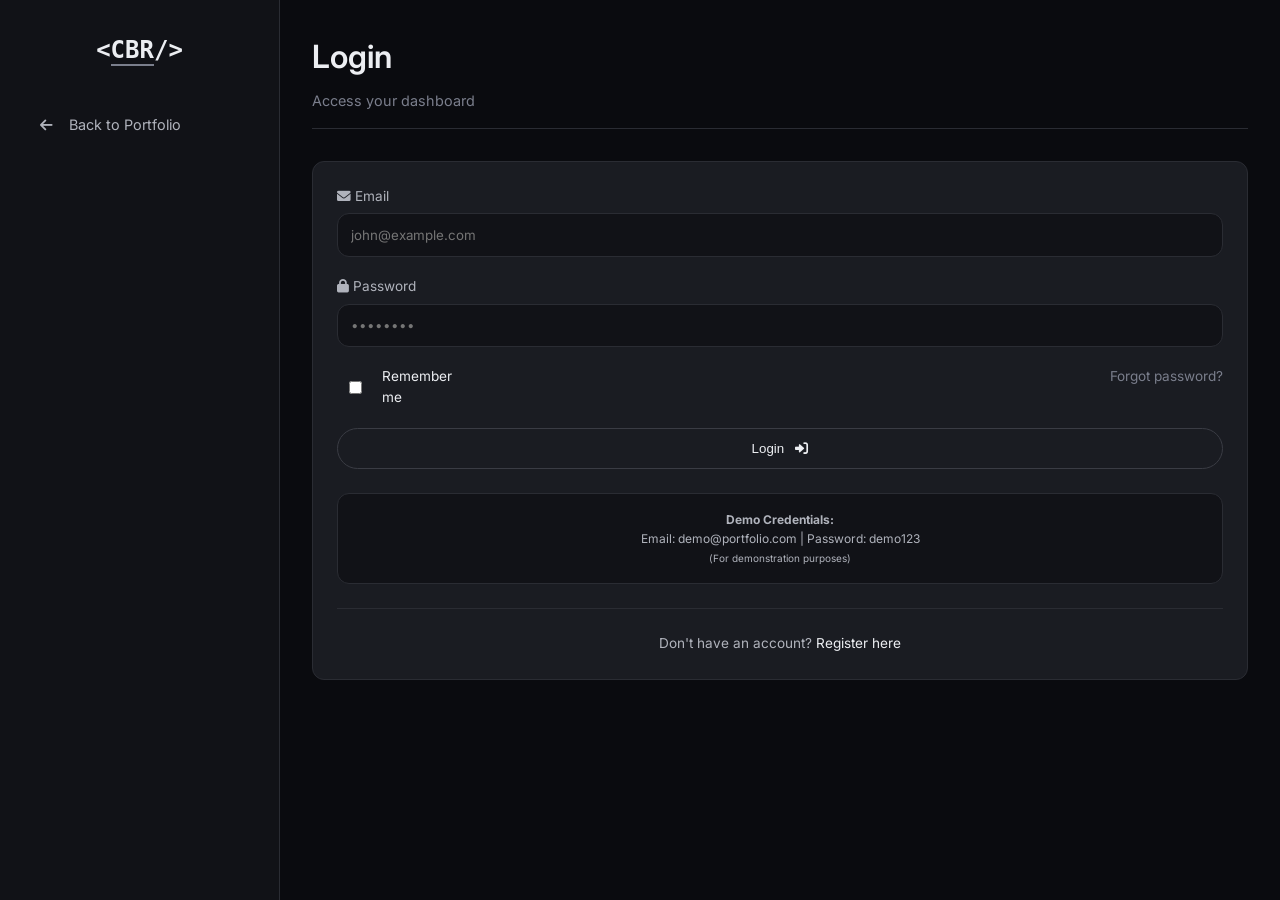
<file: login.html>
<!DOCTYPE html>
<html lang="en">
<head>
    <meta charset="UTF-8">
    <meta name="viewport" content="width=device-width, initial-scale=1.0">
    <title>Login | John Rey Santos Portfolio</title>
    <link rel="stylesheet" href="css/style.css">
    <link href="https://fonts.googleapis.com/css2?family=Inter:wght@300;400;500;600;700;800&display=swap" rel="stylesheet">
    <link rel="stylesheet" href="https://cdnjs.cloudflare.com/ajax/libs/font-awesome/6.0.0-beta3/css/all.min.css">
</head>
<body>
    <div class="dashboard">
        <aside class="dashboard-sidebar">
            <div class="logo"><a href="index.html"><span class="logo-bracket">&lt;</span><span class="logo-text">CBR</span><span class="logo-bracket">/&gt;</span></a></div>
            <nav>
                <ul class="dashboard-nav">
                    <li><a href="index.html"><i class="fas fa-arrow-left"></i> Back to Portfolio</a></li>
                </ul>
            </nav>
        </aside>
        <main class="dashboard-main">
            <div class="dashboard-content">
                <div class="dashboard-header">
                    <h1 class="dashboard-title">Login</h1>
                    <p class="dashboard-subtitle">Access your dashboard</p>
                </div>
                <div class="dashboard-card">
                    <form id="loginForm">
                        <div class="form-group">
                            <label><i class="fas fa-envelope"></i> Email</label>
                            <input type="email" id="loginEmail" placeholder="john@example.com" required>
                            <span class="error-message" id="loginEmailError"></span>
                        </div>
                        
                        <div class="form-group">
                            <label><i class="fas fa-lock"></i> Password</label>
                            <input type="password" id="loginPassword" placeholder="••••••••" required>
                            <span class="error-message" id="loginPasswordError"></span>
                        </div>
                        
                        <div class="form-options">
                            <label class="checkbox">
                                <input type="checkbox" id="rememberMe"> Remember me
                            </label>
                            <a href="#" class="forgot-password">Forgot password?</a>
                        </div>
                        
                        <div id="loginFeedback" class="form-feedback"></div>
                        
                        <button type="submit" class="btn-primary btn-block">Login <i class="fas fa-sign-in-alt"></i></button>
                    </form>
                    
                    <div class="demo-credentials">
                        <p><strong>Demo Credentials:</strong></p>
                        <p>Email: demo@portfolio.com | Password: demo123</p>
                        <p><small>(For demonstration purposes)</small></p>
                    </div>
                    
                    <div class="auth-footer">
                        <p>Don't have an account? <a href="register.html">Register here</a></p>
                    </div>
                </div>
            </div>
        </main>
    </div>
    
    <script src="js/auth.js"></script>
</body>
</html>
</file>
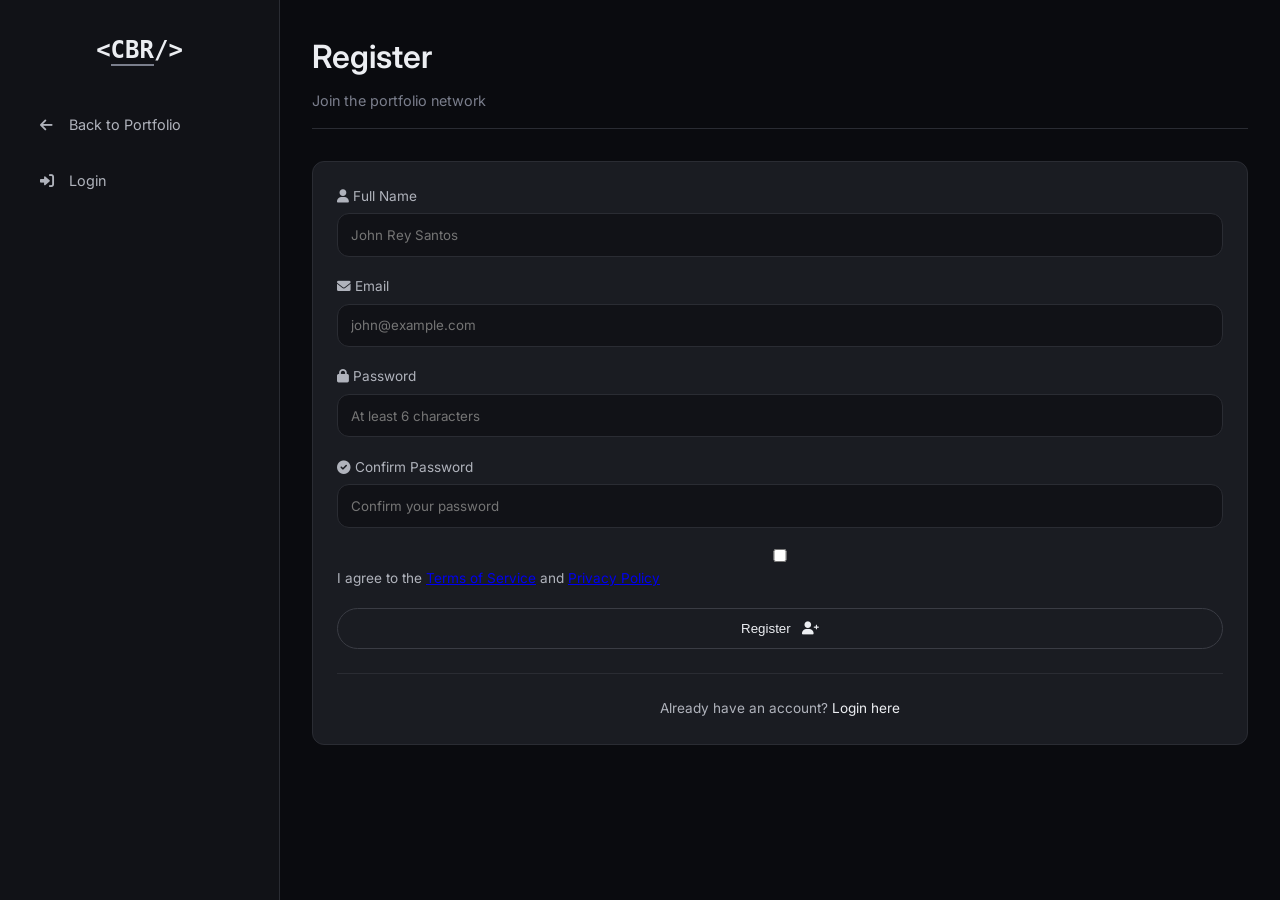
<file: register.html>
<!DOCTYPE html>
<html lang="en">
<head>
    <meta charset="UTF-8">
    <meta name="viewport" content="width=device-width, initial-scale=1.0">
    <title>Register | John Rey Santos Portfolio</title>
    <link rel="stylesheet" href="css/style.css">
    <link href="https://fonts.googleapis.com/css2?family=Inter:wght@300;400;500;600;700;800&display=swap" rel="stylesheet">
    <link rel="stylesheet" href="https://cdnjs.cloudflare.com/ajax/libs/font-awesome/6.0.0-beta3/css/all.min.css">
</head>
<body>
    <div class="dashboard">
        <aside class="dashboard-sidebar">
            <div class="logo"><a href="index.html"><span class="logo-bracket">&lt;</span><span class="logo-text">CBR</span><span class="logo-bracket">/&gt;</span></a></div>
            <nav>
                <ul class="dashboard-nav">
                    <li><a href="index.html"><i class="fas fa-arrow-left"></i> Back to Portfolio</a></li>
                    <li><a href="login.html"><i class="fas fa-sign-in-alt"></i> Login</a></li>
                </ul>
            </nav>
        </aside>
        <main class="dashboard-main">
            <div class="dashboard-content">
                <div class="dashboard-header">
                    <h1 class="dashboard-title">Register</h1>
                    <p class="dashboard-subtitle">Join the portfolio network</p>
                </div>
                <div class="dashboard-card">
                    <form id="registerForm">
                        <div class="form-group">
                            <label><i class="fas fa-user"></i> Full Name</label>
                            <input type="text" id="regName" placeholder="John Rey Santos" required>
                            <span class="error-message" id="regNameError"></span>
                        </div>
                        
                        <div class="form-group">
                            <label><i class="fas fa-envelope"></i> Email</label>
                            <input type="email" id="regEmail" placeholder="john@example.com" required>
                            <span class="error-message" id="regEmailError"></span>
                        </div>
                        
                        <div class="form-group">
                            <label><i class="fas fa-lock"></i> Password</label>
                            <input type="password" id="regPassword" placeholder="At least 6 characters" required>
                            <span class="error-message" id="regPasswordError"></span>
                        </div>
                        
                        <div class="form-group">
                            <label><i class="fas fa-check-circle"></i> Confirm Password</label>
                            <input type="password" id="regConfirmPassword" placeholder="Confirm your password" required>
                            <span class="error-message" id="regConfirmError"></span>
                        </div>
                        
                        <div class="form-group">
                            <label class="checkbox">
                                <input type="checkbox" id="termsCheckbox" required>
                                I agree to the <a href="#">Terms of Service</a> and <a href="#">Privacy Policy</a>
                            </label>
                        </div>
                        
                        <div id="registerFeedback" class="form-feedback"></div>
                        
                        <button type="submit" class="btn-primary btn-block">Register <i class="fas fa-user-plus"></i></button>
                    </form>
                    
                    <div class="auth-footer">
                        <p>Already have an account? <a href="login.html">Login here</a></p>
                    </div>
                </div>
            </div>
        </main>
    </div>
    
    <script src="js/auth.js"></script>
</body>
</html>
</file>
<file: css/style.css>
/* ========== MONOCHROME MASTER — PROFESSIONAL PROGRAMMER AESTHETIC ========== */
* {
    margin: 0;
    padding: 0;
    box-sizing: border-box;
}

:root {
    --bg-deep: #0a0b0f;
    --bg-surface: #111217;
    --bg-elevated: #1a1c22;
    --border-subtle: #2a2c33;
    --border-med: #3a3c44;
    --text-primary: #eceef2;
    --text-secondary: #b0b3bc;
    --text-muted: #7a7e8c;
    --accent-solid: #e0e2e9;
    --error: #f28b82;
    --success: #b9f6ca;
}

body {
    background: var(--bg-deep);
    color: var(--text-primary);
    font-family: 'Inter', system-ui, sans-serif;
    line-height: 1.55;
    scroll-behavior: smooth;
}

code, pre, .mono, .typed-text, .code-window, .stat-number, .skill-percent, .footer-quote {
    font-family: 'JetBrains Mono', 'Fira Code', monospace;
}

.container {
    max-width: 1300px;
    margin: 0 auto;
    padding: 0 2rem;
}

/* Navigation */
.navbar {
    position: fixed;
    top: 0;
    width: 100%;
    z-index: 1000;
    padding: 1.2rem 0;
    background: rgba(10, 11, 15, 0.92);
    backdrop-filter: blur(12px);
    border-bottom: 1px solid var(--border-subtle);
}
.navbar .container {
    display: flex;
    justify-content: space-between;
    align-items: center;
}
.logo a {
    text-decoration: none;
    font-size: 1.7rem;
    font-weight: 600;
    font-family: 'JetBrains Mono', monospace;
}
.logo-bracket { color: var(--text-primary); }
.logo-text { color: var(--text-primary); border-bottom: 2px solid var(--text-muted);}
.nav-links {
    display: flex;
    gap: 2.25rem;
    list-style: none;
    align-items: center;
}
.nav-link {
    text-decoration: none;
    color: var(--text-secondary);
    font-weight: 500;
    font-size: 0.95rem;
    transition: color 0.2s;
}
.nav-link:hover { color: var(--text-primary); }
.btn-login-nav {
    background: var(--bg-elevated);
    border: 1px solid var(--border-med);
    padding: 0.45rem 1.2rem;
    border-radius: 32px;
    text-decoration: none;
    color: var(--text-primary);
    font-weight: 500;
    transition: all 0.2s;
}
.btn-login-nav:hover {
    background: var(--border-med);
    border-color: var(--text-muted);
}
.hamburger {
    display: none;
    flex-direction: column;
    gap: 5px;
    cursor: pointer;
}
.hamburger span {
    width: 25px;
    height: 2px;
    background: var(--text-primary);
    transition: 0.2s;
}

/* Buttons */
.btn-primary {
    display: inline-flex;
    align-items: center;
    gap: 0.7rem;
    background: var(--bg-elevated);
    border: 1px solid var(--border-med);
    padding: 0.75rem 1.8rem;
    border-radius: 40px;
    text-decoration: none;
    color: var(--text-primary);
    font-weight: 500;
    transition: all 0.2s;
    cursor: pointer;
}
.btn-primary:hover {
    background: var(--border-subtle);
    border-color: var(--text-muted);
    transform: translateY(-2px);
}
.btn-outline {
    display: inline-flex;
    align-items: center;
    gap: 0.7rem;
    background: transparent;
    border: 1px solid var(--border-med);
    padding: 0.75rem 1.8rem;
    border-radius: 40px;
    text-decoration: none;
    color: var(--text-secondary);
    font-weight: 500;
    transition: 0.2s;
}
.btn-outline:hover {
    border-color: var(--text-primary);
    color: var(--text-primary);
}
.btn-block {
    width: 100%;
    justify-content: center;
}
.btn-full {
    width: 100%;
    justify-content: center;
}

/* Section Headers */
.section-header {
    text-align: center;
    margin-bottom: 3rem;
}
.section-tag {
    font-size: 0.8rem;
    letter-spacing: 2px;
    text-transform: uppercase;
    color: var(--text-muted);
    font-family: monospace;
    background: var(--bg-elevated);
    display: inline-block;
    padding: 0.2rem 1rem;
    border-radius: 30px;
}
.section-title {
    font-size: 2.5rem;
    font-weight: 600;
    letter-spacing: -1px;
    margin-top: 1rem;
}
.accent {
    color: var(--text-primary);
    border-bottom: 2px solid var(--text-muted);
}

/* Hero */
.hero {
    min-height: 100vh;
    display: flex;
    align-items: center;
    padding: 7rem 0 4rem;
}
.hero-content {
    display: grid;
    grid-template-columns: 1fr 1fr;
    gap: 3rem;
    align-items: center;
}
.hero-text h1 {
    font-size: 3.7rem;
    font-weight: 700;
    line-height: 1.2;
    letter-spacing: -2px;
}
.hero-badge {
    display: inline-flex;
    align-items: center;
    gap: 0.5rem;
    background: var(--bg-elevated);
    padding: 0.3rem 1rem;
    border-radius: 40px;
    font-size: 0.8rem;
    margin-bottom: 1.5rem;
    border: 1px solid var(--border-subtle);
}
.badge-pulse {
    width: 8px;
    height: 8px;
    background: #9ca3af;
    border-radius: 50%;
    animation: pulse 1.5s infinite;
}
@keyframes pulse {
    0% { opacity: 0.4; transform: scale(0.8);}
    100% { opacity: 1; transform: scale(1.2);}
}
.typed-wrapper {
    font-family: 'JetBrains Mono', monospace;
    font-size: 1.3rem;
    margin: 1rem 0 1rem 0;
    background: #0e0f14;
    display: inline-block;
    padding: 0.3rem 1rem;
    border-left: 4px solid var(--text-muted);
}
.hero-description {
    color: var(--text-secondary);
    max-width: 500px;
    margin: 1.5rem 0 2rem;
}
.stats-grid {
    display: grid;
    grid-template-columns: repeat(4, 1fr);
    gap: 1.5rem;
    margin-top: 2.5rem;
}
.stat-number {
    font-size: 2rem;
    font-weight: 600;
    color: var(--text-primary);
}
.stat-label {
    font-size: 0.75rem;
    color: var(--text-muted);
}

/* Hero Image */
.hero-image {
    width: 100%;
    max-width: 400px;
    height: 400px;
    object-fit: cover;
    border-radius: 16px;
    border: 1px solid var(--border-subtle);
    background: var(--bg-surface);
}

/* Code Window */
.code-window {
    background: #0e0f14;
    border: 1px solid var(--border-subtle);
    border-radius: 14px;
    overflow: hidden;
}
.code-header {
    background: var(--bg-surface);
    padding: 0.8rem 1rem;
    display: flex;
    gap: 0.8rem;
    border-bottom: 1px solid var(--border-subtle);
}
.code-dots span {
    width: 12px;
    height: 12px;
    border-radius: 50%;
    background: #3a3c44;
    display: inline-block;
    margin-right: 6px;
}
.code-title {
    font-size: 0.8rem;
    color: var(--text-muted);
}
.code-body pre {
    padding: 1.5rem;
    font-size: 0.8rem;
    line-height: 1.6;
    color: var(--text-secondary);
}
.code-keyword { color: #e2e8f0; font-weight: 500; }
.code-string { color: #cbd5e6; }

/* About */
.about, .skills, .projects, .contact {
    padding: 5rem 0;
    border-top: 1px solid var(--border-subtle);
}
.about-content {
    display: grid;
    grid-template-columns: 1fr 1fr;
    gap: 3rem;
}
.lead {
    font-size: 1.4rem;
    font-weight: 500;
    margin-bottom: 1.2rem;
}
.info-card {
    background: var(--bg-elevated);
    border: 1px solid var(--border-subtle);
    border-radius: 16px;
    padding: 1rem;
    display: flex;
    gap: 1rem;
    margin-bottom: 1rem;
}
.experience-card {
    background: var(--bg-elevated);
    border: 1px solid var(--border-med);
    border-radius: 24px;
    padding: 2rem;
    text-align: center;
    margin-bottom: 2rem;
}
.exp-number {
    font-size: 3rem;
    font-weight: 700;
}
.stat-bar {
    margin-bottom: 1.2rem;
}
.bar {
    background: var(--bg-surface);
    height: 6px;
    border-radius: 6px;
    margin-top: 6px;
}
.fill {
    background: var(--text-primary);
    width: 0%;
    height: 6px;
    border-radius: 6px;
}

/* Skills */
.skills-container {
    display: grid;
    grid-template-columns: repeat(auto-fill, minmax(280px, 1fr));
    gap: 1.5rem;
}
.skill-card {
    background: var(--bg-elevated);
    border: 1px solid var(--border-subtle);
    border-radius: 20px;
    padding: 1.5rem;
    transition: all 0.2s;
}
.skill-card:hover {
    border-color: var(--border-med);
    transform: translateY(-4px);
}
.skill-icon {
    font-size: 2rem;
    margin-bottom: 1rem;
    color: var(--text-muted);
}
.skill-name {
    font-weight: 600;
    margin-bottom: 1rem;
}
.skill-level {
    background: var(--bg-surface);
    height: 6px;
    border-radius: 6px;
    margin: 0.8rem 0 0.4rem;
}
.skill-progress {
    background: var(--text-primary);
    width: 0%;
    height: 6px;
    border-radius: 6px;
    transition: width 0.8s ease;
}
.skill-percent {
    font-size: 0.75rem;
    color: var(--text-muted);
    text-align: right;
}

/* Projects */
.projects-filter {
    display: flex;
    justify-content: center;
    gap: 0.8rem;
    margin-bottom: 3rem;
    flex-wrap: wrap;
}
.filter-btn {
    background: transparent;
    border: 1px solid var(--border-subtle);
    padding: 0.5rem 1.2rem;
    border-radius: 30px;
    color: var(--text-secondary);
    font-family: monospace;
    cursor: pointer;
    transition: 0.2s;
}
.filter-btn.active, .filter-btn:hover {
    background: var(--bg-elevated);
    border-color: var(--text-muted);
    color: var(--text-primary);
}
.projects-grid {
    display: grid;
    grid-template-columns: repeat(auto-fill, minmax(320px, 1fr));
    gap: 2rem;
}
.project-card {
    background: var(--bg-elevated);
    border: 1px solid var(--border-subtle);
    border-radius: 20px;
    overflow: hidden;
    cursor: pointer;
    transition: 0.2s;
}
.project-card:hover {
    border-color: var(--border-med);
    transform: translateY(-6px);
}
.project-img {
    width: 100%;
    height: 180px;
    object-fit: cover;
    background: #0e0f14;
    filter: grayscale(0.2);
}
.project-info {
    padding: 1.5rem;
}
.project-category {
    font-size: 0.7rem;
    text-transform: uppercase;
    color: var(--text-muted);
    letter-spacing: 1px;
}
.project-title {
    font-size: 1.3rem;
    margin: 0.4rem 0 0.8rem;
}
.project-tech small {
    background: var(--bg-surface);
    padding: 0.2rem 0.6rem;
    border-radius: 20px;
    font-size: 0.7rem;
    margin-right: 6px;
    display: inline-block;
    margin-bottom: 4px;
}

/* Modal */
.modal {
    display: none;
    position: fixed;
    inset: 0;
    background: rgba(0,0,0,0.9);
    backdrop-filter: blur(8px);
    z-index: 2000;
    align-items: center;
    justify-content: center;
}
.modal-content {
    background: var(--bg-deep);
    border: 1px solid var(--border-med);
    border-radius: 24px;
    max-width: 550px;
    width: 90%;
    padding: 1.8rem;
}
.modal-close {
    float: right;
    background: transparent;
    border: none;
    font-size: 1.8rem;
    color: var(--text-muted);
    cursor: pointer;
}

/* Contact */
.contact-wrapper {
    display: grid;
    grid-template-columns: 1fr 1.2fr;
    gap: 3rem;
}
.input-group {
    margin-bottom: 1.2rem;
}
input, select, textarea {
    width: 100%;
    background: var(--bg-surface);
    border: 1px solid var(--border-subtle);
    padding: 0.8rem 1rem;
    border-radius: 12px;
    color: var(--text-primary);
    font-family: inherit;
}
input:focus, select:focus, textarea:focus {
    outline: none;
    border-color: var(--text-muted);
}
.error-msg {
    font-size: 0.7rem;
    color: var(--error);
    display: block;
    margin-top: 4px;
}
.form-feedback {
    margin: 1rem 0;
    font-size: 0.85rem;
    padding: 0.75rem;
    border-radius: 10px;
    display: none;
}
.form-feedback.success {
    background: rgba(185, 246, 202, 0.1);
    border: 1px solid var(--success);
    color: var(--success);
    display: block;
}
.form-feedback.error {
    background: rgba(242, 139, 130, 0.1);
    border: 1px solid var(--error);
    color: var(--error);
    display: block;
}
.social-profiles {
    display: flex;
    gap: 1rem;
    margin-top: 1.5rem;
}
.social-profiles a {
    width: 40px;
    height: 40px;
    background: var(--bg-elevated);
    border-radius: 50%;
    display: flex;
    align-items: center;
    justify-content: center;
    color: var(--text-secondary);
    text-decoration: none;
    transition: 0.2s;
    border: 1px solid var(--border-subtle);
}
.social-profiles a:hover {
    background: var(--border-med);
    color: var(--text-primary);
}
.contact-details div {
    margin-bottom: 0.8rem;
    display: flex;
    align-items: center;
    gap: 0.8rem;
    color: var(--text-secondary);
}

/* Footer */
footer {
    border-top: 1px solid var(--border-subtle);
    padding: 2rem 0;
    text-align: center;
    color: var(--text-muted);
}
.footer-quote {
    margin: 1rem 0;
}
.footer-bottom {
    display: flex;
    justify-content: space-between;
    font-size: 0.8rem;
    margin-top: 1rem;
}

/* Auth Pages */
.auth-page {
    background: linear-gradient(135deg, #0a0b0f, #111217);
    min-height: 100vh;
    display: flex;
    align-items: center;
    justify-content: center;
}
.auth-container {
    width: 100%;
    max-width: 460px;
    padding: 20px;
}
.auth-card {
    background: var(--bg-elevated);
    backdrop-filter: blur(20px);
    border-radius: 24px;
    padding: 2.5rem;
    border: 1px solid var(--border-subtle);
}

/* Dashboard Layout */
.dashboard {
    display: flex;
    min-height: 100vh;
    background: var(--bg-deep);
}
.dashboard-sidebar {
    width: 280px;
    background: var(--bg-surface);
    border-right: 1px solid var(--border-subtle);
    padding: 2rem 1.5rem;
    position: fixed;
    height: 100vh;
    overflow-y: auto;
}
.dashboard-sidebar .logo {
    margin-bottom: 2rem;
    text-align: center;
}
.dashboard-sidebar .logo a {
    text-decoration: none;
    font-size: 1.5rem;
    font-weight: 600;
    font-family: 'JetBrains Mono', monospace;
}
.dashboard-nav {
    list-style: none;
}
.dashboard-nav li {
    margin-bottom: 0.5rem;
}
.dashboard-nav a {
    display: flex;
    align-items: center;
    gap: 0.8rem;
    padding: 0.8rem 1rem;
    color: var(--text-secondary);
    text-decoration: none;
    border-radius: 8px;
    transition: all 0.2s;
    font-size: 0.9rem;
}
.dashboard-nav a:hover, .dashboard-nav a.active {
    background: var(--bg-elevated);
    color: var(--text-primary);
    border: 1px solid var(--border-med);
}
.dashboard-nav i {
    width: 16px;
}
.dashboard-main {
    flex: 1;
    margin-left: 280px;
    padding: 2rem;
}
.dashboard-content {
    max-width: 1200px;
    margin: 0 auto;
}
.dashboard-header {
    margin-bottom: 2rem;
    padding-bottom: 1rem;
    border-bottom: 1px solid var(--border-subtle);
}
.dashboard-title {
    font-size: 2rem;
    font-weight: 600;
    margin-bottom: 0.5rem;
}
.dashboard-subtitle {
    color: var(--text-muted);
    font-size: 0.9rem;
}
.dashboard-grid {
    display: grid;
    grid-template-columns: repeat(auto-fit, minmax(300px, 1fr));
    gap: 1.5rem;
}
.dashboard-card {
    background: var(--bg-elevated);
    border: 1px solid var(--border-subtle);
    border-radius: 12px;
    padding: 1.5rem;
    transition: all 0.2s;
}
.dashboard-card:hover {
    border-color: var(--border-med);
    transform: translateY(-2px);
}
.dashboard-card h3 {
    font-size: 1.2rem;
    margin-bottom: 1rem;
    color: var(--text-primary);
}
.dashboard-card p {
    color: var(--text-secondary);
    line-height: 1.6;
}
.auth-header {
    text-align: center;
    margin-bottom: 2rem;
}
.auth-header h2 {
    font-size: 1.8rem;
    margin-bottom: 0.5rem;
}
.back-home {
    display: inline-block;
    color: var(--text-muted);
    text-decoration: none;
    margin-bottom: 1.5rem;
    font-size: 0.85rem;
}
.form-group {
    margin-bottom: 1.2rem;
}
.form-group label {
    display: block;
    margin-bottom: 0.4rem;
    font-size: 0.85rem;
    color: var(--text-secondary);
}
.form-group input {
    width: 100%;
    padding: 0.8rem;
    background: var(--bg-surface);
    border: 1px solid var(--border-subtle);
    border-radius: 12px;
    color: var(--text-primary);
}
.error-message {
    font-size: 0.7rem;
    color: var(--error);
    display: block;
    margin-top: 4px;
}
.form-options {
    display: flex;
    justify-content: space-between;
    margin: 1.2rem 0;
    font-size: 0.85rem;
}
.checkbox {
    display: flex;
    align-items: center;
    gap: 0.5rem;
    cursor: pointer;
}
.forgot-password {
    color: var(--text-muted);
    text-decoration: none;
}
.demo-credentials {
    margin-top: 1.5rem;
    padding: 1rem;
    background: var(--bg-surface);
    border-radius: 12px;
    text-align: center;
    font-size: 0.75rem;
    border: 1px solid var(--border-subtle);
}
.auth-footer {
    text-align: center;
    margin-top: 1.5rem;
    padding-top: 1.5rem;
    border-top: 1px solid var(--border-subtle);
    font-size: 0.85rem;
}
.auth-footer a {
    color: var(--text-primary);
    text-decoration: none;
}

/* Loading */
.loading-spinner {
    text-align: center;
    padding: 2rem;
}
.spinner {
    width: 32px;
    height: 32px;
    border: 2px solid var(--border-med);
    border-top-color: var(--text-primary);
    border-radius: 50%;
    animation: spin 0.8s linear infinite;
    margin: 0 auto;
}
@keyframes spin { to { transform: rotate(360deg); } }

/* User Menu */
.user-menu {
    display: flex;
    align-items: center;
    gap: 0.8rem;
    font-size: 0.9rem;
}

/* Responsive */
@media (max-width: 900px) {
    .hero-content, .about-content, .contact-wrapper {
        grid-template-columns: 1fr;
    }
    .nav-links {
        position: fixed;
        top: 70px;
        left: -100%;
        width: 100%;
        background: var(--bg-deep);
        flex-direction: column;
        padding: 2rem;
        transition: 0.2s;
        border-bottom: 1px solid var(--border-subtle);
    }
    .nav-links.active {
        left: 0;
    }
    .hamburger {
        display: flex;
    }
    .stats-grid {
        grid-template-columns: repeat(2,1fr);
    }
    .hero-text h1 {
        font-size: 2.5rem;
    }
    .section-title {
        font-size: 1.8rem;
    }
    .footer-bottom {
        flex-direction: column;
        gap: 0.5rem;
    }
    .dashboard-sidebar {
        width: 250px;
    }
    .dashboard-main {
        margin-left: 250px;
    }
}

@media (max-width: 768px) {
    .dashboard-sidebar {
        position: relative;
        width: 100%;
        height: auto;
        border-right: none;
        border-bottom: 1px solid var(--border-subtle);
    }
    .dashboard-main {
        margin-left: 0;
    }
    .dashboard-nav {
        display: flex;
        flex-wrap: wrap;
        gap: 0.5rem;
    }
    .dashboard-nav li {
        margin-bottom: 0;
    }
    .dashboard-nav a {
        padding: 0.5rem 0.8rem;
        font-size: 0.8rem;
    }
}

@media (max-width: 480px) {
    .container {
        padding: 0 1rem;
    }
    .auth-card {
        padding: 1.5rem;
    }
}
</file>
